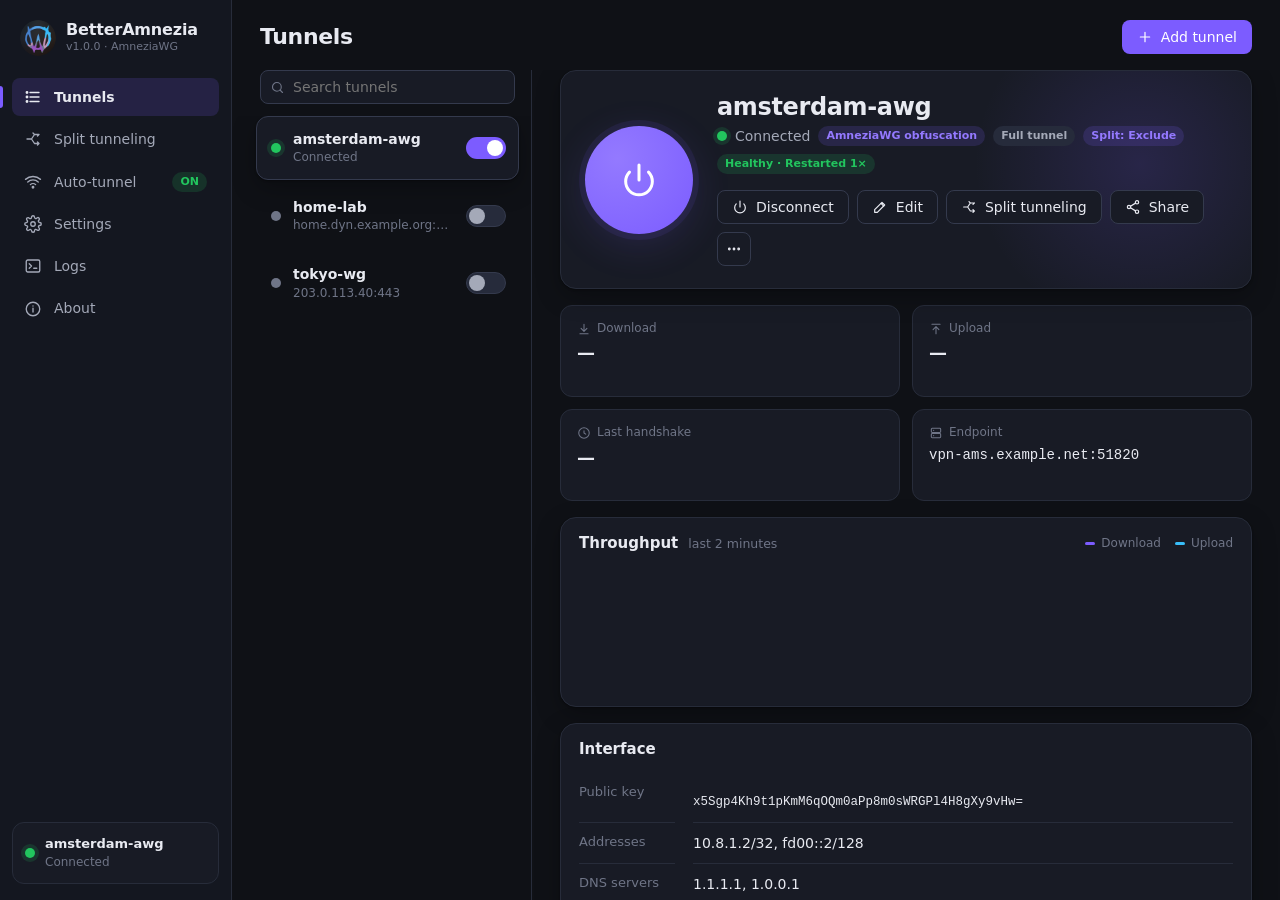
<file: webui/dev/index.html>
<!doctype html>
<html lang="en" data-theme="dark">
<head>
<meta charset="utf-8">
<meta name="viewport" content="width=device-width, initial-scale=1">
<title>BetterAmnezia (preview)</title>
<link rel="stylesheet" href="../assets/app.css">
</head>
<body>
<div id="app" class="app">
  <aside class="sidebar" id="sidebar"></aside>
  <main class="main" id="main"></main>
</div>
<div id="overlays"></div>
<div class="toasts" id="toasts"></div>
<script src="mock.js"></script>
<script src="../assets/i18n.js"></script>
<script src="../assets/app.js"></script>
</body>
</html>
</file>
<file: webui/assets/app.css>
/* BetterAmnezia UI. Themes are driven by data-theme on <html>; the accent
   colour comes from --accent, set from user preferences. */

:root {
  --accent: #7c5cff;
  --accent-contrast: #ffffff;
  --font: "Segoe UI Variable Text", "Segoe UI", system-ui, -apple-system, sans-serif;
  --font-display: "Segoe UI Variable Display", "Segoe UI", system-ui, sans-serif;
  --mono: "Cascadia Mono", "Cascadia Code", Consolas, "Courier New", monospace;
  --radius: 12px;
  --radius-sm: 8px;
  --radius-lg: 16px;
  --sidebar: 232px;
  --ease: cubic-bezier(.2, .7, .2, 1);
  --ok: #22c55e;
  --warn: #f59e0b;
  --bad: #ef4444;
  --info: #38bdf8;
}

:root,
:root[data-theme="dark"] {
  color-scheme: dark;
  --bg: #0f1116;
  --bg-elev: #141720;
  --surface: #181b25;
  --surface-2: #1e2230;
  --surface-3: #262b3b;
  --border: #272c3a;
  --border-strong: #343a4d;
  --text: #e8eaf1;
  --text-2: #a4a9b8;
  --text-3: #6f7587;
  --shadow: 0 1px 2px rgba(0, 0, 0, .3), 0 8px 24px rgba(0, 0, 0, .25);
  --scrim: rgba(5, 6, 10, .6);
  --code-bg: #12141c;
}

:root[data-theme="amoled"] {
  color-scheme: dark;
  --bg: #000000;
  --bg-elev: #000000;
  --surface: #0a0a0c;
  --surface-2: #111114;
  --surface-3: #1a1a1f;
  --border: #1c1c22;
  --border-strong: #2a2a32;
  --text: #f2f2f5;
  --text-2: #a0a0ab;
  --text-3: #66666f;
  --shadow: none;
  --scrim: rgba(0, 0, 0, .75);
  --code-bg: #050506;
}

:root[data-theme="light"] {
  color-scheme: light;
  --bg: #f4f5f9;
  --bg-elev: #eceef4;
  --surface: #ffffff;
  --surface-2: #f6f7fb;
  --surface-3: #eceef4;
  --border: #e3e5ed;
  --border-strong: #d1d5e0;
  --text: #141824;
  --text-2: #565c6e;
  --text-3: #8a90a2;
  --shadow: 0 1px 2px rgba(20, 24, 40, .06), 0 8px 24px rgba(20, 24, 40, .06);
  --scrim: rgba(20, 24, 36, .35);
  --code-bg: #f8f9fc;
}

:root {
  --accent-weak: color-mix(in srgb, var(--accent) 16%, transparent);
  --accent-weaker: color-mix(in srgb, var(--accent) 9%, transparent);
  --accent-strong: color-mix(in srgb, var(--accent) 82%, white);
  --ok-weak: color-mix(in srgb, var(--ok) 15%, transparent);
  --warn-weak: color-mix(in srgb, var(--warn) 15%, transparent);
  --bad-weak: color-mix(in srgb, var(--bad) 14%, transparent);
}

* { box-sizing: border-box; }

html, body {
  margin: 0;
  height: 100%;
  background: var(--bg);
  color: var(--text);
  font: 14px/1.45 var(--font);
  -webkit-font-smoothing: antialiased;
  user-select: none;
  overflow: hidden;
}

body.compact { font-size: 13px; }

input, textarea, select, button { font: inherit; color: inherit; }
input[type="checkbox"], input[type="radio"] { accent-color: var(--accent); width: 16px; height: 16px; }
::selection { background: var(--accent-weak); }
a { color: var(--accent); text-decoration: none; cursor: pointer; }
a:hover { text-decoration: underline; }

::-webkit-scrollbar { width: 12px; height: 12px; }
::-webkit-scrollbar-thumb {
  background: var(--border-strong);
  border: 4px solid transparent;
  background-clip: padding-box;
  border-radius: 8px;
}
::-webkit-scrollbar-thumb:hover { background-color: var(--text-3); }
::-webkit-scrollbar-track { background: transparent; }

:focus-visible { outline: 2px solid var(--accent); outline-offset: 2px; }

.app {
  display: grid;
  grid-template-columns: var(--sidebar) 1fr;
  height: 100vh;
}

/* ---------- Sidebar ---------- */

.sidebar {
  display: flex;
  flex-direction: column;
  gap: 4px;
  padding: 16px 12px;
  background: var(--bg-elev);
  border-right: 1px solid var(--border);
  min-width: 0;
}

.brand {
  display: flex;
  align-items: center;
  gap: 10px;
  padding: 4px 8px 18px;
}
.brand-mark {
  width: 34px;
  height: 34px;
  border-radius: 10px;
  display: grid;
  place-items: center;
  background: linear-gradient(135deg, var(--accent), color-mix(in srgb, var(--accent) 55%, #22d3ee));
  color: white;
  box-shadow: 0 6px 18px var(--accent-weak);
  flex: none;
}
.brand-mark svg { width: 20px; height: 20px; }
.brand-logo { width: 36px; height: 36px; flex: none; border-radius: 50%; display: block; }
.brand-name { font: 600 16px/1.1 var(--font-display); letter-spacing: -.01em; }
.brand-sub { font-size: 11px; color: var(--text-3); }

.nav-item {
  display: flex;
  align-items: center;
  gap: 12px;
  padding: 9px 12px;
  border-radius: var(--radius-sm);
  color: var(--text-2);
  cursor: pointer;
  border: 0;
  background: none;
  width: 100%;
  text-align: left;
  position: relative;
  transition: background .15s var(--ease), color .15s var(--ease);
}
.nav-item svg { width: 18px; height: 18px; flex: none; }
.nav-item:hover { background: var(--surface-2); color: var(--text); }
.nav-item.active { background: var(--accent-weak); color: var(--text); font-weight: 600; }
.nav-item.active::before {
  content: "";
  position: absolute;
  left: -12px;
  top: 8px;
  bottom: 8px;
  width: 3px;
  border-radius: 0 3px 3px 0;
  background: var(--accent);
}
.nav-item .badge { margin-left: auto; }

.sidebar-spacer { flex: 1; }

.status-card {
  padding: 12px;
  border-radius: var(--radius);
  background: var(--surface);
  border: 1px solid var(--border);
  display: flex;
  gap: 10px;
  align-items: center;
  cursor: pointer;
}
.status-card .title { font-weight: 600; font-size: 13px; white-space: nowrap; overflow: hidden; text-overflow: ellipsis; }
.status-card .sub { font-size: 12px; color: var(--text-3); white-space: nowrap; overflow: hidden; text-overflow: ellipsis; }
.status-card > div { min-width: 0; }

.dot {
  width: 10px;
  height: 10px;
  border-radius: 50%;
  background: var(--text-3);
  flex: none;
}
.dot.started { background: var(--ok); box-shadow: 0 0 0 4px var(--ok-weak); }
.dot.starting, .dot.stopping { background: var(--warn); animation: pulse 1.1s infinite; }
.dot.error { background: var(--bad); }

@keyframes pulse {
  0%, 100% { box-shadow: 0 0 0 0 var(--warn-weak); }
  50% { box-shadow: 0 0 0 6px var(--warn-weak); }
}

/* ---------- Main ---------- */

.main {
  display: flex;
  flex-direction: column;
  min-width: 0;
  min-height: 0;
}

.page-header {
  display: flex;
  align-items: center;
  gap: 12px;
  padding: 18px 28px 14px;
  min-height: 70px;
}
.page-title { font: 600 22px/1.2 var(--font-display); letter-spacing: -.015em; margin: 0; }
.page-sub { color: var(--text-3); font-size: 13px; }
.page-header .spacer { flex: 1; }

.page-body {
  flex: 1;
  overflow: auto;
  padding: 4px 28px 28px;
  min-height: 0;
}
.page-body.flush { padding: 0; overflow: hidden; display: flex; }

/* ---------- Primitives ---------- */

.btn {
  display: inline-flex;
  align-items: center;
  justify-content: center;
  gap: 8px;
  height: 34px;
  padding: 0 14px;
  border-radius: var(--radius-sm);
  border: 1px solid var(--border-strong);
  background: var(--surface);
  color: var(--text);
  cursor: pointer;
  white-space: nowrap;
  transition: background .15s var(--ease), border-color .15s var(--ease), transform .08s;
}
.btn svg { width: 16px; height: 16px; flex: none; }
.btn:hover { background: var(--surface-2); }
.btn:active { transform: translateY(1px); }
.btn:disabled { opacity: .5; cursor: default; transform: none; }
.btn.primary { background: var(--accent); border-color: transparent; color: var(--accent-contrast); }
.btn.primary:hover { background: var(--accent-strong); }
.btn.ghost { border-color: transparent; background: transparent; color: var(--text-2); }
.btn.ghost:hover { background: var(--surface-2); color: var(--text); }
.btn.danger { color: var(--bad); }
.btn.danger.solid { background: var(--bad); border-color: transparent; color: white; }
.btn.small { height: 28px; padding: 0 10px; font-size: 12.5px; }
.btn.icon { width: 34px; padding: 0; }
.btn.small.icon { width: 28px; }

.input, .select, .textarea {
  height: 34px;
  padding: 0 11px;
  border-radius: var(--radius-sm);
  border: 1px solid var(--border-strong);
  background: var(--surface);
  color: var(--text);
  outline: none;
  min-width: 0;
  user-select: text;
  transition: border-color .15s, box-shadow .15s;
}
.textarea { height: auto; padding: 9px 11px; resize: vertical; font-family: var(--mono); font-size: 12.5px; }
.input:focus, .select:focus, .textarea:focus { border-color: var(--accent); box-shadow: 0 0 0 3px var(--accent-weak); }
.input.invalid { border-color: var(--bad); box-shadow: 0 0 0 3px var(--bad-weak); }
.input.mono { font-family: var(--mono); font-size: 12.5px; }
.select { padding-right: 30px; appearance: none; cursor: pointer;
  background-image: linear-gradient(45deg, transparent 50%, var(--text-3) 50%), linear-gradient(135deg, var(--text-3) 50%, transparent 50%);
  background-position: calc(100% - 15px) 15px, calc(100% - 10px) 15px;
  background-size: 5px 5px, 5px 5px;
  background-repeat: no-repeat; }
.select option { background: var(--surface); color: var(--text); }

.search {
  position: relative;
  display: flex;
  align-items: center;
}
.search svg { position: absolute; left: 10px; width: 15px; height: 15px; color: var(--text-3); pointer-events: none; }
.search .input { padding-left: 32px; width: 100%; }

.switch {
  position: relative;
  width: 40px;
  height: 22px;
  flex: none;
  cursor: pointer;
}
.switch input { position: absolute; opacity: 0; inset: 0; margin: 0; cursor: pointer; }
.switch .track {
  position: absolute;
  inset: 0;
  border-radius: 999px;
  background: var(--surface-3);
  border: 1px solid var(--border-strong);
  transition: background .2s var(--ease), border-color .2s;
}
.switch .thumb {
  position: absolute;
  top: 3px;
  left: 3px;
  width: 16px;
  height: 16px;
  border-radius: 50%;
  background: var(--text-2);
  transition: transform .2s var(--ease), background .2s;
}
.switch input:checked + .track { background: var(--accent); border-color: transparent; }
.switch input:checked ~ .thumb { transform: translateX(18px); background: white; }
.switch input:disabled ~ * { opacity: .5; }
.switch input:focus-visible + .track { outline: 2px solid var(--accent); outline-offset: 2px; }
.switch.busy .thumb { animation: spin-thumb 1s linear infinite; background: var(--warn); }
@keyframes spin-thumb { 50% { opacity: .45; } }

.badge {
  display: inline-flex;
  align-items: center;
  gap: 5px;
  height: 20px;
  padding: 0 8px;
  border-radius: 999px;
  font-size: 11px;
  font-weight: 600;
  background: var(--surface-3);
  color: var(--text-2);
  white-space: nowrap;
}
.badge.accent { background: var(--accent-weak); color: var(--accent-strong); }
:root[data-theme="light"] .badge.accent { color: color-mix(in srgb, var(--accent) 80%, black); }
.badge.ok { background: var(--ok-weak); color: var(--ok); }
.badge.warn { background: var(--warn-weak); color: var(--warn); }
.badge.bad { background: var(--bad-weak); color: var(--bad); }

.card {
  background: var(--surface);
  border: 1px solid var(--border);
  border-radius: var(--radius-lg);
  box-shadow: var(--shadow);
}
.card + .card, .card + .section-title { margin-top: 16px; }
.card-head {
  display: flex;
  align-items: center;
  gap: 10px;
  padding: 16px 18px 6px;
}
.card-head h3 { margin: 0; font: 600 15px/1.3 var(--font-display); }
.card-head .sub { color: var(--text-3); font-size: 12.5px; }
.card-head .spacer { flex: 1; }
.card-body { padding: 8px 18px 18px; }

.section-title {
  font-size: 12px;
  font-weight: 600;
  text-transform: uppercase;
  letter-spacing: .06em;
  color: var(--text-3);
  margin: 22px 4px 10px;
}
.section-title:first-child { margin-top: 4px; }

.row {
  display: flex;
  align-items: center;
  flex-wrap: wrap;
  gap: 10px 16px;
  padding: 14px 18px;
  border-top: 1px solid var(--border);
}
.row:first-child { border-top: 0; }
.row .label { flex: 1 1 200px; min-width: 0; }
.row .label .name { font-weight: 500; }
.row .label .desc { color: var(--text-3); font-size: 12.5px; margin-top: 2px; }
.row .control { display: flex; flex-wrap: wrap; align-items: center; gap: 8px; flex: 0 1 auto; max-width: 100%; min-width: 0; }
.row.disabled .label { opacity: .55; }
.row.sub { padding-left: 34px; background: var(--surface-2); }

.muted { color: var(--text-3); }
.mono { font-family: var(--mono); font-size: 12.5px; user-select: text; }
.selectable { user-select: text; }
.nowrap { white-space: nowrap; }
.ellipsis { white-space: nowrap; overflow: hidden; text-overflow: ellipsis; }
.grow { flex: 1; min-width: 0; }
.hstack { display: flex; align-items: center; gap: 8px; }
.vstack { display: flex; flex-direction: column; gap: 8px; }
.wrap { flex-wrap: wrap; }
.hidden { display: none !important; }

.segmented {
  display: inline-flex;
  padding: 3px;
  gap: 2px;
  border-radius: 10px;
  background: var(--surface-2);
  border: 1px solid var(--border);
}
.segmented button {
  border: 0;
  background: none;
  padding: 6px 14px;
  border-radius: 7px;
  color: var(--text-2);
  cursor: pointer;
  display: inline-flex;
  align-items: center;
  gap: 7px;
}
.segmented button svg { width: 15px; height: 15px; }
.segmented button:hover { color: var(--text); }
.segmented button.active { background: var(--surface); color: var(--text); box-shadow: 0 1px 3px rgba(0,0,0,.15); font-weight: 600; }
:root[data-theme="amoled"] .segmented button.active { background: var(--surface-3); }

.callout {
  display: flex;
  gap: 12px;
  padding: 12px 14px;
  border-radius: var(--radius);
  background: var(--accent-weaker);
  border: 1px solid var(--accent-weak);
  font-size: 13px;
  color: var(--text-2);
}
.callout svg { width: 18px; height: 18px; flex: none; color: var(--accent); margin-top: 1px; }
.callout.warn { background: var(--warn-weak); border-color: color-mix(in srgb, var(--warn) 30%, transparent); }
.callout.warn svg { color: var(--warn); }
.callout.bad { background: var(--bad-weak); border-color: color-mix(in srgb, var(--bad) 30%, transparent); }
.callout.bad svg { color: var(--bad); }
.callout b { color: var(--text); }

.chips { display: flex; flex-wrap: wrap; gap: 6px; }
.chip {
  display: inline-flex;
  align-items: center;
  gap: 6px;
  height: 28px;
  padding: 0 6px 0 11px;
  border-radius: 999px;
  background: var(--surface-2);
  border: 1px solid var(--border);
  font-family: var(--mono);
  font-size: 12.5px;
  max-width: 100%;
}
.chip span { overflow: hidden; text-overflow: ellipsis; white-space: nowrap; }
.chip.invalid { border-color: var(--bad); color: var(--bad); }
.chip button {
  border: 0;
  width: 20px;
  height: 20px;
  border-radius: 50%;
  display: grid;
  place-items: center;
  background: transparent;
  color: var(--text-3);
  cursor: pointer;
  padding: 0;
}
.chip button:hover { background: var(--surface-3); color: var(--text); }
.chip button svg { width: 12px; height: 12px; }

.empty {
  display: grid;
  place-items: center;
  text-align: center;
  padding: 40px 20px;
  color: var(--text-3);
}
.empty .art {
  width: 84px;
  height: 84px;
  border-radius: 26px;
  display: grid;
  place-items: center;
  background: var(--accent-weaker);
  color: var(--accent);
  margin-bottom: 18px;
}
.empty .art svg { width: 40px; height: 40px; }
.empty h2 { color: var(--text); font: 600 20px/1.3 var(--font-display); margin: 0 0 6px; }
.empty p { margin: 0 0 20px; max-width: 420px; }

.kbd {
  font-family: var(--mono);
  font-size: 11.5px;
  padding: 1px 6px;
  border-radius: 5px;
  border: 1px solid var(--border-strong);
  background: var(--surface-2);
}

/* ---------- Tunnels page ---------- */

.tunnels {
  display: grid;
  grid-template-columns: 300px 1fr;
  height: 100%;
  width: 100%;
  min-height: 0;
}
.tunnel-list {
  border-right: 1px solid var(--border);
  display: flex;
  flex-direction: column;
  min-height: 0;
}
.tunnel-list .tools { padding: 0 16px 12px 28px; display: flex; gap: 8px; }
.tunnel-list .tools .search { flex: 1; }
.tunnel-items { overflow: auto; padding: 0 12px 16px 24px; flex: 1; }

.tunnel-item {
  display: flex;
  align-items: center;
  gap: 12px;
  padding: 12px 12px 12px 14px;
  border-radius: var(--radius);
  border: 1px solid transparent;
  cursor: pointer;
  margin-bottom: 4px;
  transition: background .15s var(--ease), border-color .15s;
}
.tunnel-item:hover { background: var(--surface); }
.tunnel-item.selected { background: var(--surface); border-color: var(--border-strong); box-shadow: var(--shadow); }
.tunnel-item.selected .name { color: var(--text); }
.tunnel-item .meta { flex: 1; min-width: 0; }
.tunnel-item .name { font-weight: 600; white-space: nowrap; overflow: hidden; text-overflow: ellipsis; }
.tunnel-item .sub { font-size: 12px; color: var(--text-3); white-space: nowrap; overflow: hidden; text-overflow: ellipsis; }

.detail { overflow: auto; padding: 0 28px 28px; min-width: 0; container-type: inline-size; }

.hero {
  display: grid;
  grid-template-columns: auto 1fr;
  gap: 24px;
  align-items: center;
  padding: 22px 24px;
  position: relative;
  overflow: hidden;
}
.hero::after {
  content: "";
  position: absolute;
  inset: -40% -10% auto auto;
  width: 360px;
  height: 360px;
  background: radial-gradient(circle, var(--accent-weak), transparent 65%);
  opacity: 0;
  transition: opacity .6s var(--ease);
  pointer-events: none;
}
.hero.on::after { opacity: 1; }
.hero > * { position: relative; z-index: 1; }

.power {
  width: 108px;
  height: 108px;
  border-radius: 50%;
  border: 0;
  cursor: pointer;
  display: grid;
  place-items: center;
  color: var(--text-2);
  background: var(--surface-2);
  box-shadow: inset 0 0 0 1px var(--border-strong);
  transition: background .3s var(--ease), color .3s, box-shadow .3s, transform .1s;
  position: relative;
}
.power svg { width: 40px; height: 40px; }
.power:hover { color: var(--text); box-shadow: inset 0 0 0 1px var(--accent); }
.power:active { transform: scale(.97); }
.power.on {
  background: radial-gradient(circle at 30% 30%, var(--accent-strong), var(--accent));
  color: white;
  box-shadow: 0 10px 40px var(--accent-weak), 0 0 0 6px var(--accent-weaker);
}
.power.busy::before {
  content: "";
  position: absolute;
  inset: -6px;
  border-radius: 50%;
  border: 3px solid transparent;
  border-top-color: var(--accent);
  animation: spin .9s linear infinite;
}
@keyframes spin { to { transform: rotate(360deg); } }

.hero-title { font: 600 24px/1.2 var(--font-display); margin: 0; letter-spacing: -.015em; overflow-wrap: anywhere; }
.hero-state { margin-top: 4px; color: var(--text-2); display: flex; align-items: center; gap: 8px; flex-wrap: wrap; }
.hero-actions { margin-top: 16px; display: flex; gap: 8px; flex-wrap: wrap; }

.stats {
  display: grid;
  grid-template-columns: repeat(4, minmax(0, 1fr));
  gap: 12px;
  margin-top: 16px;
}
.stat {
  padding: 14px 16px;
  border-radius: var(--radius);
  background: var(--surface);
  border: 1px solid var(--border);
  min-width: 0;
}
.stat .k { font-size: 12px; color: var(--text-3); display: flex; align-items: center; gap: 6px; white-space: nowrap; overflow: hidden; text-overflow: ellipsis; }
.stat .k svg { width: 14px; height: 14px; }
.stat .v { font: 600 18px/1.3 var(--font-display); margin-top: 4px; white-space: nowrap; overflow: hidden; text-overflow: ellipsis; }
.stat .s { font-size: 12px; color: var(--text-3); white-space: nowrap; overflow: hidden; text-overflow: ellipsis; }
.stat .v.small { font-size: 14px; font-family: var(--mono); font-weight: 500; }

.chart { height: 120px; width: 100%; display: block; }
.chart .rx { fill: none; stroke: var(--accent); stroke-width: 2; vector-effect: non-scaling-stroke; }
.chart .tx { fill: none; stroke: var(--info); stroke-width: 2; vector-effect: non-scaling-stroke; }
.chart .rx-area { fill: var(--accent-weaker); }
.legend { display: flex; gap: 14px; font-size: 12px; color: var(--text-3); }
.legend i { display: inline-block; width: 10px; height: 3px; border-radius: 2px; margin-right: 6px; vertical-align: middle; }

.kv { display: grid; grid-template-columns: minmax(96px, max-content) 1fr; column-gap: 18px; }
.kv > div { padding: 10px 0; border-top: 1px solid var(--border); min-width: 0; }
.kv > div:nth-child(-n+2) { border-top: 0; }
.kv .k { color: var(--text-3); font-size: 13px; }
.kv .v { word-break: break-all; user-select: text; }
.kv.text .v { word-break: normal; overflow-wrap: anywhere; }

.peer { padding: 14px 18px; border-top: 1px solid var(--border); }
.peer:first-child { border-top: 0; }
.peer-head { display: flex; align-items: center; gap: 10px; }

.copy-btn { opacity: 0; transition: opacity .15s; }
.kv .v:hover .copy-btn, .copyable:hover .copy-btn { opacity: 1; }

/* ---------- Editor ---------- */

.editor {
  position: relative;
  border: 1px solid var(--border-strong);
  border-radius: var(--radius);
  background: var(--code-bg);
  overflow: hidden;
  display: flex;
  min-height: 300px;
  flex: 1;
}
.editor:focus-within { border-color: var(--accent); box-shadow: 0 0 0 3px var(--accent-weak); }
.editor .gutter {
  padding: 12px 8px 12px 12px;
  text-align: right;
  color: var(--text-3);
  font: 13px/1.6 var(--mono);
  user-select: none;
  border-right: 1px solid var(--border);
  min-width: 44px;
  overflow: hidden;
  white-space: pre;
}
.editor .surface { position: relative; flex: 1; overflow: auto; }
.editor pre, .editor textarea {
  margin: 0;
  padding: 12px 14px;
  font: 13px/1.6 var(--mono);
  white-space: pre;
  tab-size: 4;
  border: 0;
  min-height: 100%;
}
.editor pre { position: absolute; inset: 0 auto auto 0; pointer-events: none; color: var(--text); min-width: 100%; }
.editor textarea {
  position: relative;
  width: 100%;
  height: 100%;
  resize: none;
  background: transparent;
  color: transparent;
  caret-color: var(--text);
  outline: none;
  overflow: hidden;
  user-select: text;
}
.tok-section { color: var(--accent); font-weight: 700; }
.tok-key { color: #38bdf8; }
:root[data-theme="light"] .tok-key { color: #0369a1; }
.tok-awg { color: #f472b6; }
:root[data-theme="light"] .tok-awg { color: #be185d; }
.tok-eq { color: var(--text-3); }
.tok-value { color: var(--text); }
.tok-secret { color: #fbbf24; }
:root[data-theme="light"] .tok-secret { color: #b45309; }
.tok-comment { color: var(--text-3); font-style: italic; }
.tok-error { text-decoration: underline wavy var(--bad); }

.editor-status {
  display: flex;
  align-items: center;
  gap: 8px;
  font-size: 12.5px;
  min-height: 24px;
}
.editor-status svg { width: 16px; height: 16px; }
.editor-status.ok { color: var(--ok); }
.editor-status.bad { color: var(--bad); }

/* ---------- Split tunneling ---------- */

.mode-cards { display: grid; grid-template-columns: repeat(3, minmax(0, 1fr)); gap: 12px; }
.mode-card {
  padding: 16px;
  border-radius: var(--radius);
  border: 1.5px solid var(--border);
  background: var(--surface);
  cursor: pointer;
  text-align: left;
  transition: border-color .15s, background .15s;
}
.mode-card:hover { border-color: var(--border-strong); }
.mode-card.active { border-color: var(--accent); background: var(--accent-weaker); }
.mode-card .icon {
  width: 36px; height: 36px; border-radius: 10px; display: grid; place-items: center;
  background: var(--surface-2); color: var(--text-2); margin-bottom: 10px;
}
.mode-card.active .icon { background: var(--accent); color: white; }
.mode-card .icon svg { width: 18px; height: 18px; }
.mode-card .t { font-weight: 600; }
.mode-card .d { font-size: 12.5px; color: var(--text-3); margin-top: 3px; }

.app-row {
  display: flex;
  align-items: center;
  gap: 12px;
  padding: 10px 18px;
  border-top: 1px solid var(--border);
}
.app-row:first-child { border-top: 0; }
.app-icon {
  width: 32px;
  height: 32px;
  border-radius: 8px;
  display: grid;
  place-items: center;
  background: var(--surface-2);
  color: var(--text-2);
  flex: none;
  overflow: hidden;
}
.app-icon img { width: 28px; height: 28px; object-fit: contain; }
.app-icon svg { width: 18px; height: 18px; }
.app-row .meta { flex: 1; min-width: 0; }
.app-row .name { font-weight: 500; white-space: nowrap; overflow: hidden; text-overflow: ellipsis; }
.app-row .path { font-size: 12px; color: var(--text-3); white-space: nowrap; overflow: hidden; text-overflow: ellipsis; direction: rtl; text-align: left; }
.app-row.off { opacity: .55; }

.add-row { display: flex; gap: 8px; padding: 12px 18px; border-top: 1px solid var(--border); }
.add-row .input { flex: 1; }

.presets { display: flex; flex-wrap: wrap; gap: 6px; }
.preset {
  height: 28px;
  padding: 0 12px;
  border-radius: 999px;
  border: 1px dashed var(--border-strong);
  background: transparent;
  color: var(--text-2);
  cursor: pointer;
  font-size: 12.5px;
}
.preset:hover { border-color: var(--accent); color: var(--text); background: var(--accent-weaker); }
.preset.added { border-style: solid; border-color: var(--accent); color: var(--accent); }

.savebar {
  position: sticky;
  bottom: 0;
  margin: 18px -28px -28px;
  padding: 12px 28px;
  display: flex;
  align-items: center;
  gap: 10px;
  background: color-mix(in srgb, var(--bg) 85%, transparent);
  backdrop-filter: blur(10px);
  border-top: 1px solid var(--border);
  transform: translateY(100%);
  opacity: 0;
  transition: transform .2s var(--ease), opacity .2s;
  pointer-events: none;
}
.savebar.show { transform: none; opacity: 1; pointer-events: auto; }
.savebar .msg { flex: 1; color: var(--text-2); }

/* ---------- Theme picker ---------- */

.themes { display: grid; grid-template-columns: repeat(4, minmax(0, 1fr)); gap: 12px; }
.theme-opt {
  border-radius: var(--radius);
  border: 1.5px solid var(--border);
  padding: 8px;
  cursor: pointer;
  background: var(--surface);
  text-align: center;
  font-size: 13px;
}
.theme-opt.active { border-color: var(--accent); box-shadow: 0 0 0 3px var(--accent-weak); }
.theme-prev {
  height: 64px;
  border-radius: 8px;
  margin-bottom: 8px;
  display: grid;
  grid-template-columns: 30% 1fr;
  overflow: hidden;
  border: 1px solid rgba(128,128,128,.25);
}
.theme-prev i { display: block; }
.theme-prev .p-side { background: var(--p-side); }
.theme-prev .p-main { background: var(--p-main); padding: 8px; display: flex; flex-direction: column; gap: 5px; }
.theme-prev .p-main b { display: block; height: 7px; border-radius: 4px; background: var(--p-line); }
.theme-prev .p-main b:first-child { width: 55%; background: var(--accent); }

.swatches { display: flex; gap: 10px; flex-wrap: wrap; }
.swatch {
  width: 28px;
  height: 28px;
  border-radius: 50%;
  border: 2px solid var(--surface);
  box-shadow: 0 0 0 1px var(--border-strong);
  cursor: pointer;
  padding: 0;
}
.swatch.active { box-shadow: 0 0 0 2px var(--text); }
.swatch.custom { position: relative; overflow: hidden; background: conic-gradient(red, yellow, lime, cyan, blue, magenta, red); }
.swatch.custom input { position: absolute; inset: 0; opacity: 0; cursor: pointer; }

/* ---------- Logs ---------- */

.log-view {
  font: 12.5px/1.65 var(--mono);
  background: var(--code-bg);
  border: 1px solid var(--border);
  border-radius: var(--radius);
  padding: 10px 0;
  overflow: auto;
  height: 100%;
  user-select: text;
}
.log-line { display: flex; gap: 12px; padding: 0 14px; white-space: pre-wrap; word-break: break-all; }
.log-line:hover { background: var(--surface-2); }
.log-line .ts { color: var(--text-3); flex: none; }
.log-line .tag { flex: none; font-weight: 600; width: 34px; }
.log-line .tag.TUN { color: var(--accent); }
.log-line .tag.MGR { color: var(--info); }
.log-line .tag.GUI { color: #a3e635; }
.log-line.err .msg { color: var(--bad); }
.log-line.warn .msg { color: var(--warn); }
.log-line mark { background: var(--accent-weak); color: inherit; border-radius: 3px; }

/* ---------- Overlays ---------- */

.scrim {
  position: fixed;
  inset: 0;
  background: var(--scrim);
  display: grid;
  place-items: center;
  z-index: 50;
  animation: fade .15s var(--ease);
  padding: 24px;
}
@keyframes fade { from { opacity: 0; } }
@keyframes rise { from { opacity: 0; transform: translateY(10px) scale(.98); } }

.modal {
  width: min(560px, 100%);
  max-height: calc(100vh - 48px);
  display: flex;
  flex-direction: column;
  background: var(--surface);
  border: 1px solid var(--border-strong);
  border-radius: var(--radius-lg);
  box-shadow: 0 24px 64px rgba(0,0,0,.4);
  animation: rise .2s var(--ease);
}
.modal.wide { width: min(860px, 100%); }
.modal.full { width: min(1100px, 100%); height: calc(100vh - 48px); }
.modal-head { display: flex; align-items: center; gap: 10px; padding: 18px 20px 8px; }
.modal-head h2 { margin: 0; font: 600 18px/1.3 var(--font-display); flex: 1; }
.modal-body { padding: 8px 20px 16px; overflow: auto; flex: 1; min-height: 0; }
.modal-foot { display: flex; gap: 8px; justify-content: flex-end; padding: 14px 20px; border-top: 1px solid var(--border); align-items: center; }
.modal-foot .spacer { flex: 1; }

.progress { height: 6px; border-radius: 3px; background: var(--surface-3); overflow: hidden; max-width: 320px; }
.progress > div { height: 100%; background: var(--accent); transition: width .2s; }
.bad-text { color: var(--bad) !important; }

.scan-list { display: flex; flex-direction: column; gap: 6px; min-height: 40px; }
.scan-row { display: flex; align-items: center; gap: 10px; padding: 8px 12px; border-radius: 8px; background: var(--surface-2); }

.tabs { display: flex; gap: 4px; border-bottom: 1px solid var(--border); margin-bottom: 14px; }
.tabs button {
  border: 0;
  background: none;
  padding: 9px 12px;
  color: var(--text-2);
  cursor: pointer;
  border-bottom: 2px solid transparent;
  margin-bottom: -1px;
}
.tabs button.active { color: var(--text); border-bottom-color: var(--accent); font-weight: 600; }

.dropzone {
  border: 1.5px dashed var(--border-strong);
  border-radius: var(--radius);
  padding: 28px;
  display: grid;
  place-items: center;
  text-align: center;
  color: var(--text-3);
  gap: 10px;
  transition: border-color .15s, background .15s;
}
.dropzone svg { width: 34px; height: 34px; color: var(--accent); }
.dropzone.over { border-color: var(--accent); background: var(--accent-weaker); }

.drop-overlay {
  position: fixed;
  inset: 12px;
  border: 2px dashed var(--accent);
  border-radius: var(--radius-lg);
  background: color-mix(in srgb, var(--bg) 85%, transparent);
  display: grid;
  place-items: center;
  z-index: 60;
  font: 600 18px var(--font-display);
  pointer-events: none;
}

.qr {
  width: 260px;
  height: 260px;
  margin: 0 auto;
  background: white;
  border-radius: var(--radius);
  padding: 10px;
}
.qr svg { width: 100%; height: 100%; display: block; }

.toasts {
  position: fixed;
  right: 20px;
  bottom: 20px;
  display: flex;
  flex-direction: column;
  gap: 8px;
  z-index: 70;
  max-width: 380px;
}
.toast {
  display: flex;
  gap: 10px;
  align-items: flex-start;
  padding: 12px 14px;
  border-radius: var(--radius);
  background: var(--surface-3);
  border: 1px solid var(--border-strong);
  box-shadow: 0 12px 32px rgba(0,0,0,.3);
  animation: rise .2s var(--ease);
  font-size: 13px;
}
.toast svg { width: 18px; height: 18px; flex: none; margin-top: 1px; }
.toast.ok svg { color: var(--ok); }
.toast.bad svg { color: var(--bad); }
.toast.info svg { color: var(--accent); }
.toast .t { font-weight: 600; }
.toast .m { color: var(--text-2); word-break: break-word; }

.menu {
  position: fixed;
  min-width: 200px;
  background: var(--surface);
  border: 1px solid var(--border-strong);
  border-radius: var(--radius);
  box-shadow: 0 16px 40px rgba(0,0,0,.35);
  padding: 5px;
  z-index: 80;
  animation: rise .12s var(--ease);
}
.menu button {
  display: flex;
  align-items: center;
  gap: 10px;
  width: 100%;
  padding: 8px 10px;
  border: 0;
  border-radius: 6px;
  background: none;
  cursor: pointer;
  text-align: left;
  color: var(--text);
}
.menu button svg { width: 16px; height: 16px; color: var(--text-2); }
.menu button:hover { background: var(--surface-2); }
.menu button.danger, .menu button.danger svg { color: var(--bad); }
.menu hr { border: 0; border-top: 1px solid var(--border); margin: 5px 0; }

.picker-list { max-height: 50vh; overflow: auto; border: 1px solid var(--border); border-radius: var(--radius); margin-top: 10px; }
.picker-list .app-row { cursor: pointer; }
.picker-list .app-row:hover { background: var(--surface-2); }
.picker-list .app-row.checked { background: var(--accent-weaker); }

.check {
  width: 18px; height: 18px; border-radius: 5px; border: 1.5px solid var(--border-strong);
  display: grid; place-items: center; flex: none; color: white;
}
.check svg { width: 12px; height: 12px; opacity: 0; }
.checked .check { background: var(--accent); border-color: var(--accent); }
.checked .check svg { opacity: 1; }

.grid-2 > .card { margin-top: 0; min-width: 0; }
.grid-2 { display: grid; grid-template-columns: repeat(auto-fit, minmax(min(360px, 100%), 1fr)); gap: 16px; }

.skeleton { background: linear-gradient(90deg, var(--surface-2), var(--surface-3), var(--surface-2)); background-size: 200% 100%; animation: shimmer 1.2s infinite; border-radius: 6px; }
@keyframes shimmer { to { background-position: -200% 0; } }

/* ---------- Responsive ---------- */

@container (max-width: 760px) {
  .stats { grid-template-columns: repeat(2, minmax(0, 1fr)); }
}
@container (max-width: 520px) {
  .hero { grid-template-columns: 1fr; justify-items: start; }
  .card-head { flex-wrap: wrap; row-gap: 6px; }
}
@container (max-width: 380px) {
  .stats { grid-template-columns: minmax(0, 1fr); }
}

@media (max-width: 1080px) {
  .themes { grid-template-columns: repeat(2, minmax(0, 1fr)); }
}

@media (max-width: 960px) {
  :root { --sidebar: 68px; }
  .brand-text, .nav-item span, .status-card > div, .nav-item .badge { display: none; }
  .nav-item { position: relative; }
  .nav-item .badge.update-badge { display: block; position: absolute; top: 6px; right: 6px; width: 8px; height: 8px; padding: 0; font-size: 0; border-radius: 50%; background: var(--accent); }
  .brand { justify-content: center; padding-left: 0; padding-right: 0; }
  .nav-item { justify-content: center; padding: 10px; }
  .status-card { justify-content: center; padding: 12px 0; }
  .tunnels { grid-template-columns: 250px 1fr; }
  .mode-cards { grid-template-columns: 1fr; }
  .grid-2 { grid-template-columns: 1fr; }
}

@media (max-width: 760px) {
  .tunnels { grid-template-columns: 210px 1fr; }
  .tunnel-list .tools { padding: 0 10px 12px 16px; }
  .tunnel-items { padding: 0 8px 12px 12px; }
  .detail { padding: 0 16px 20px; }
  .page-header { padding-left: 20px; padding-right: 20px; flex-wrap: wrap; }
  .page-body { padding-left: 20px; padding-right: 20px; }
  .page-body.flush { padding: 0; }
  .savebar { margin-left: -20px; margin-right: -20px; padding-left: 20px; padding-right: 20px; }
}

@media (prefers-reduced-motion: reduce) {
  *, *::before, *::after { animation-duration: .01ms !important; transition-duration: .01ms !important; }
}
</file>
